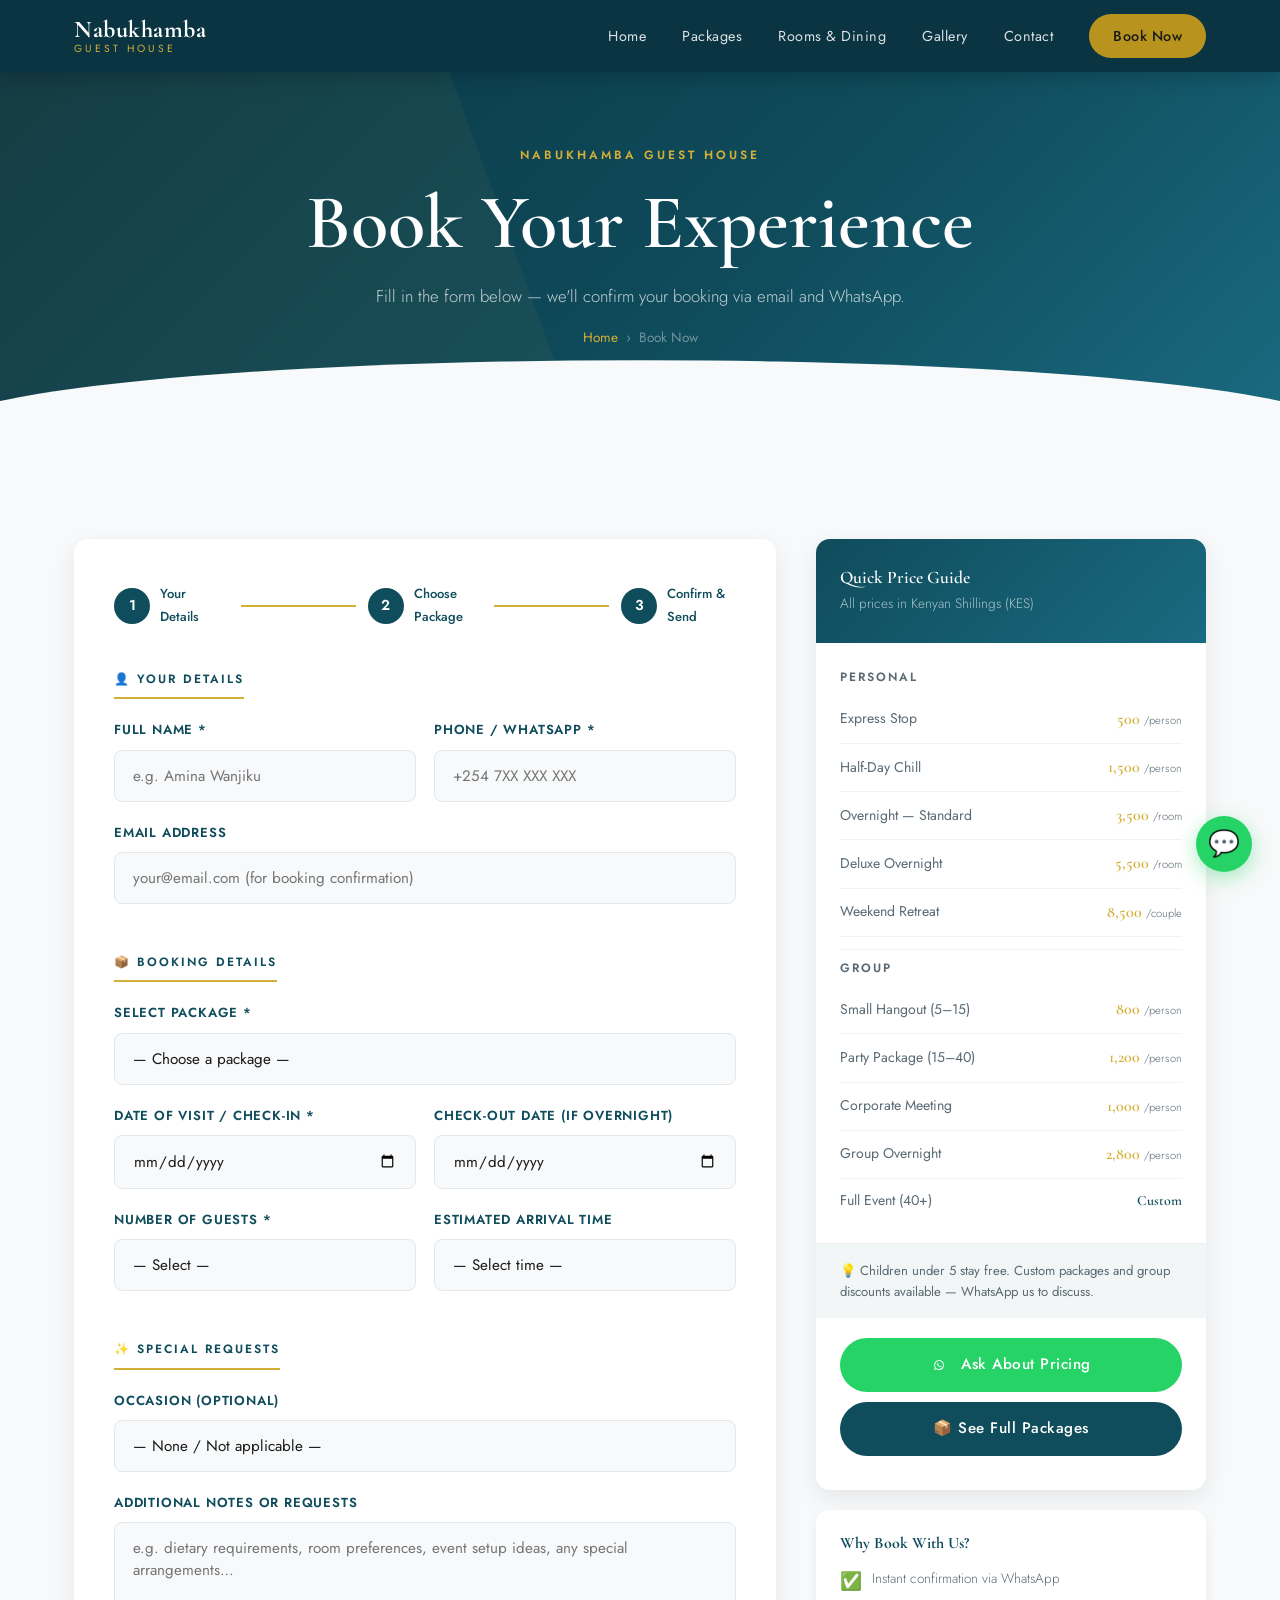
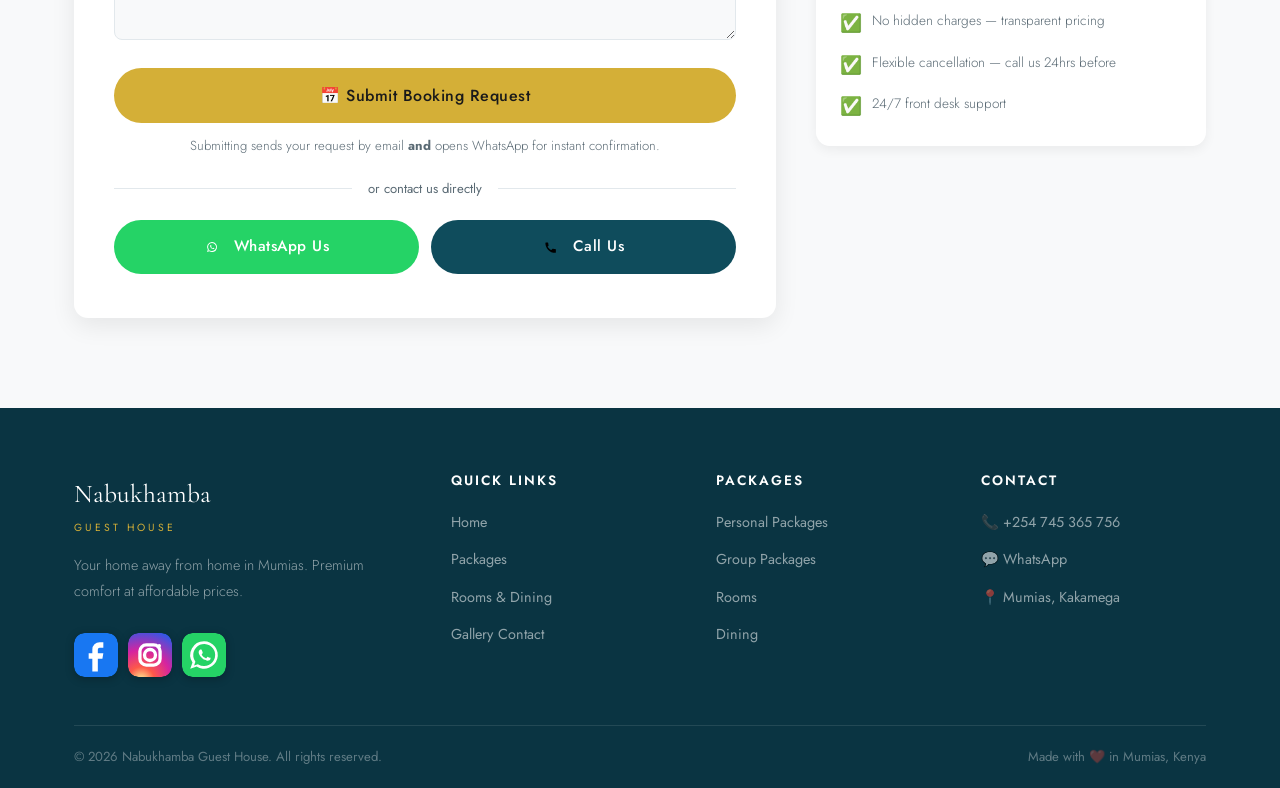
<file: book.html>
<!DOCTYPE html>
<html lang="en">
<head>
  <meta charset="UTF-8" />
  <meta name="viewport" content="width=device-width, initial-scale=1.0" />
  <meta name="description" content="Book your stay at Nabukhamba Guest House, Mumias — rooms, packages, and events." />
  <title>Book Now | Nabukhamba Guest House</title>
  <link rel="stylesheet" href="css/style.css" />
  <link rel="icon" href="icons/hotel.svg" />
  <style>
    /* ---- BOOK PAGE SPECIFIC STYLES ---- */
    .book-hero {
      background: linear-gradient(135deg, var(--primary-dark) 0%, var(--primary) 60%, var(--primary-light) 100%);
      padding: 140px 0 80px;
      position: relative;
      overflow: hidden;
      text-align: center;
    }
    .book-hero::before {
      content: '';
      position: absolute;
      top: -30%; left: -10%;
      width: 50%; height: 200%;
      background: rgba(212,175,55,0.05);
      transform: rotate(-20deg);
    }
    .book-hero::after {
      content: '';
      position: absolute;
      bottom: -1px; left: 0; right: 0;
      height: 70px;
      background: var(--bg);
      clip-path: ellipse(55% 100% at 50% 100%);
    }
    .book-hero-inner { position: relative; z-index: 1; }
    .book-hero h1 { color: var(--white); }
    .book-hero p  { color: rgba(255,255,255,0.75); margin-top:12px; font-size:1.05rem; }

    .book-layout {
      display: grid;
      grid-template-columns: 1.8fr 1fr;
      gap: 40px;
      align-items: start;
      margin-top: 50px;
    }

    /* Price sidebar card */
    .price-sidebar {
      position: sticky;
      top: 100px;
    }

    .price-card {
      background: var(--white);
      border-radius: var(--radius);
      box-shadow: var(--shadow);
      overflow: hidden;
    }

    .price-card-header {
      background: linear-gradient(135deg, var(--primary), var(--primary-light));
      padding: 28px 24px;
      color: var(--white);
    }

    .price-card-header h4 {
      color: var(--white);
      font-size: 1.1rem;
      margin-bottom: 4px;
    }

    .price-card-header p {
      color: rgba(255,255,255,0.65);
      font-size: 0.85rem;
      margin: 0;
    }

    .price-list { padding: 20px 24px; }

    .price-list-item {
      display: flex;
      justify-content: space-between;
      align-items: center;
      padding: 10px 0;
      border-bottom: 1px solid #f0f2f4;
      font-size: 0.88rem;
    }
    .price-list-item:last-child { border-bottom: none; }
    .price-list-item .pl-name { color: var(--text-muted); }
    .price-list-item .pl-price {
      color: var(--accent);
      font-weight: 600;
      font-family: var(--font-display);
      font-size: 1rem;
    }
    .price-list-item .pl-price .pl-unit {
      font-size: 0.7rem;
      font-family: var(--font-body);
      font-weight: 300;
      color: var(--text-muted);
    }

    .sidebar-note {
      padding: 16px 24px;
      background: rgba(15,76,92,0.05);
      border-top: 1px solid #eee;
      font-size: 0.82rem;
      color: var(--text-muted);
      line-height: 1.6;
    }

    .sidebar-cta { padding: 20px 24px 24px; }
    .sidebar-cta .btn { width: 100%; justify-content: center; margin-bottom: 10px; }

    /* Form section labels */
    .form-section-title {
      font-family: var(--font-body);
      font-size: 0.75rem;
      font-weight: 600;
      letter-spacing: 2px;
      text-transform: uppercase;
      color: var(--primary);
      border-bottom: 2px solid var(--accent);
      padding-bottom: 8px;
      margin: 28px 0 20px;
      display: inline-block;
    }
    .form-section-title:first-of-type { margin-top: 0; }

    /* Step indicators */
    .booking-steps {
      display: flex;
      align-items: center;
      gap: 0;
      margin-bottom: 36px;
    }
    .step {
      display: flex;
      align-items: center;
      gap: 10px;
      flex: 1;
    }
    .step-num {
      width: 36px; height: 36px;
      border-radius: 50%;
      background: var(--primary);
      color: var(--white);
      display: flex;
      align-items: center;
      justify-content: center;
      font-size: 0.9rem;
      font-weight: 600;
      flex-shrink: 0;
    }
    .step-label {
      font-size: 0.82rem;
      font-weight: 500;
      color: var(--primary);
    }
    .step-line {
      flex: 1;
      height: 2px;
      background: var(--accent);
      margin: 0 12px;
    }

    /* Success overlay */
    .success-overlay {
      display: none;
      text-align: center;
      padding: 60px 40px;
    }
    .success-overlay.show { display: block; }
    .success-icon { font-size: 4rem; margin-bottom: 20px; }
    .success-overlay h3 { color: var(--primary); margin-bottom: 12px; }
    .success-overlay p  { margin-bottom: 24px; }

    /* Divider */
    .or-divider {
      display: flex;
      align-items: center;
      gap: 16px;
      margin: 20px 0;
    }
    .or-divider::before, .or-divider::after {
      content: '';
      flex: 1;
      height: 1px;
      background: #e2e8ec;
    }
    .or-divider span {
      font-size: 0.82rem;
      color: var(--text-muted);
      white-space: nowrap;
    }

    @media (max-width: 900px) {
      .book-layout { grid-template-columns: 1fr; }
      .price-sidebar { position: static; }
    }
    @media (max-width: 480px) {
      .booking-steps { flex-direction: column; align-items: flex-start; gap: 16px; }
      .step-line { display: none; }
    }
  </style>
</head>
<body>

  <!-- ========== NAVBAR ========== -->
  <nav class="navbar solid" id="navbar">
    <div class="container nav-inner">
      <a href="index.html" class="nav-logo">
        <span class="logo-main">Nabukhamba</span>
        <span class="logo-sub">Guest House</span>
      </a>
      <div class="nav-links">
        <a href="index.html">Home</a>
        <a href="packages.html">Packages</a>
        <a href="rooms.html">Rooms & Dining</a>
        <a href="gallery.html">Gallery</a>
    <a href="contact.html">Contact</a>
        <a href="book.html" class="nav-cta active" style="background:var(--accent-dark);">Book Now</a>
      </div>
      <div class="hamburger" id="hamburger">
        <span></span><span></span><span></span>
      </div>
    </div>
  </nav>

  <!-- Mobile Nav -->
  <div class="mobile-nav" id="mobileNav">
    <button class="close-nav" id="closeNav">&#10005;</button>
    <a href="index.html">Home</a>
    <a href="packages.html">Packages</a>
    <a href="rooms.html">Rooms & Dining</a>
    <a href="gallery.html">Gallery</a>
    <a href="contact.html">Contact</a>
    <a href="book.html">Book Now</a>
  </div>

  <!-- ========== BOOK HERO ========== -->
  <div class="book-hero">
    <div class="book-hero-inner container">
      <span class="section-label" style="color:var(--accent);">Nabukhamba Guest House</span>
      <h1>Book Your Experience</h1>
      <p>Fill in the form below — we'll confirm your booking via email and WhatsApp.</p>
      <div class="breadcrumb" style="margin-top:16px;">
        <a href="index.html">Home</a>
        <span>›</span>
        <span>Book Now</span>
      </div>
    </div>
  </div>

  <!-- ========== BOOKING SECTION ========== -->
  <section class="section" style="padding-top:60px;">
    <div class="container">
      <div class="book-layout">

        <!-- ===== LEFT: FORM ===== -->
        <div class="booking-form-wrap fade-up">

          <!-- Steps -->
          <div class="booking-steps">
            <div class="step">
              <div class="step-num">1</div>
              <span class="step-label">Your Details</span>
            </div>
            <div class="step-line"></div>
            <div class="step">
              <div class="step-num">2</div>
              <span class="step-label">Choose Package</span>
            </div>
            <div class="step-line"></div>
            <div class="step">
              <div class="step-num">3</div>
              <span class="step-label">Confirm & Send</span>
            </div>
          </div>

          <!-- Success State (hidden by default) -->
          <div class="success-overlay" id="successOverlay">
            <div class="success-icon">🎉</div>
            <h3>Booking Request Sent!</h3>
            <p>Thank you! We've received your booking request and a WhatsApp message has been opened for you. Our team will confirm your reservation shortly.</p>
            <a href="index.html" class="btn btn-primary" style="margin-right:12px;">← Back to Home</a>
            <a href="https://wa.me/254745365756" target="_blank" class="btn btn-whatsapp"><img src="icons/whatsapp.svg" alt="WhatsApp" style="width:16px;margin-right:6px;" /> WhatsApp Us</a>
          </div>

          <!-- The Booking Form -->
          <form id="bookingForm" style="display:block;">

            <!-- SECTION 1: Personal Details -->
            <span class="form-section-title">👤 Your Details</span>
            <div class="form-row">
              <div class="form-group">
                <label for="name">Full Name *</label>
                <input type="text" id="name" name="name" placeholder="e.g. Amina Wanjiku" required />
              </div>
              <div class="form-group">
                <label for="phone">Phone / WhatsApp *</label>
                <input type="tel" id="phone" name="phone" placeholder="+254 7XX XXX XXX" required />
              </div>
            </div>
            <div class="form-group">
              <label for="email">Email Address</label>
              <input type="email" id="email" name="email" placeholder="your@email.com (for booking confirmation)" />
            </div>

            <!-- SECTION 2: Booking Details -->
            <span class="form-section-title">📦 Booking Details</span>
            <div class="form-group">
              <label for="package">Select Package *</label>
              <select id="package" name="package" required>
                <option value="">— Choose a package —</option>
                <optgroup label="🧘 Personal Packages">
                  <option value="Express Stop (KES 500/person)">Express Stop — KES 500/person (1–2 hrs)</option>
                  <option value="Half-Day Chill (KES 1,500/person)">Half-Day Chill — KES 1,500/person (4–6 hrs)</option>
                  <option value="Overnight Stay — Standard (KES 3,500/room)">Overnight Stay — Standard — KES 3,500/room</option>
                  <option value="Deluxe Overnight (KES 5,500/room)">Deluxe Overnight — KES 5,500/room</option>
                  <option value="Weekend Retreat (KES 8,500/couple)">Weekend Retreat — KES 8,500/couple</option>
                </optgroup>
                <optgroup label="🎉 Group Packages">
                  <option value="Small Group Hangout (KES 800/person)">Small Group Hangout — KES 800/person</option>
                  <option value="Party Package (KES 1,200/person)">Party Package — KES 1,200/person</option>
                  <option value="Corporate Meeting (KES 1,000/person)">Corporate Meeting — KES 1,000/person</option>
                  <option value="Group Overnight Stay (KES 2,800/person)">Group Overnight Stay — KES 2,800/person</option>
                  <option value="Full Event Package (Custom pricing)">Full Event Package — Custom pricing</option>
                </optgroup>
                <optgroup label="🛏️ Room Only">
                  <option value="Standard Room Only (KES 2,500/night)">Standard Room — KES 2,500/night</option>
                  <option value="Deluxe Room Only (KES 4,000/night)">Deluxe Room — KES 4,000/night</option>
                  <option value="Family Room (KES 5,500/night)">Family Room — KES 5,500/night</option>
                  <option value="Conference/Event Room (KES 8,000/half day)">Conference Room — KES 8,000/half day</option>
                </optgroup>
              </select>
            </div>

            <div class="form-row">
              <div class="form-group">
                <label for="date">Date of Visit / Check-in *</label>
                <input type="date" id="date" name="date" required />
              </div>
              <div class="form-group">
                <label for="checkout">Check-out Date (if overnight)</label>
                <input type="date" id="checkout" name="checkout" />
              </div>
            </div>

            <div class="form-row">
              <div class="form-group">
                <label for="guests">Number of Guests *</label>
                <select id="guests" name="guests" required>
                  <option value="">— Select —</option>
                  <option>1 guest</option>
                  <option>2 guests</option>
                  <option>3 guests</option>
                  <option>4 guests</option>
                  <option>5–10 guests</option>
                  <option>11–20 guests</option>
                  <option>21–40 guests</option>
                  <option>40+ guests</option>
                </select>
              </div>
              <div class="form-group">
                <label for="arrival">Estimated Arrival Time</label>
                <select id="arrival" name="arrival_time">
                  <option value="">— Select time —</option>
                  <option>Morning (6am – 12pm)</option>
                  <option>Afternoon (12pm – 4pm)</option>
                  <option>Evening (4pm – 8pm)</option>
                  <option>Night (8pm – 12am)</option>
                  <option>Not sure yet</option>
                </select>
              </div>
            </div>

            <!-- SECTION 3: Special Requests -->
            <span class="form-section-title">✨ Special Requests</span>
            <div class="form-group">
              <label for="occasion">Occasion (optional)</label>
              <select id="occasion" name="occasion">
                <option value="">— None / Not applicable —</option>
                <option>Birthday Celebration</option>
                <option>Anniversary / Date Night</option>
                <option>Baby Shower</option>
                <option>Corporate / Team Event</option>
                <option>Family Gathering</option>
                <option>Graduation Party</option>
                <option>Wedding / Ceremony</option>
                <option>Other</option>
              </select>
            </div>
            <div class="form-group">
              <label for="message">Additional Notes or Requests</label>
              <textarea id="message" name="message" rows="4" placeholder="e.g. dietary requirements, room preferences, event setup ideas, any special arrangements…"></textarea>
            </div>

            <!-- Hidden fields for Formspree -->
            <input type="hidden" name="_subject" value="🏨 New Booking Request — Nabukhamba Guest House" />

            <!-- Submit Area -->
            <div class="form-submit-row" style="flex-direction:column;align-items:stretch;gap:12px;">
              <button type="submit" class="btn btn-primary" style="justify-content:center;padding:16px;font-size:1rem;">
                📅 Submit Booking Request
              </button>
              <p class="form-note" style="text-align:center;">
                Submitting sends your request by email <strong>and</strong> opens WhatsApp for instant confirmation.
              </p>
            </div>

            <div id="formMsg" class="form-msg"></div>

            <!-- OR Divider -->
            <div class="or-divider">
              <span>or contact us directly</span>
            </div>

            <div style="display:flex;gap:12px;flex-wrap:wrap;">
              <a href="https://wa.me/254745365756?text=Hello+Nabukhamba!+I+would+like+to+make+a+booking." target="_blank" class="btn btn-whatsapp" style="flex:1;justify-content:center;">
                <img src="icons/whatsapp.svg" alt="WhatsApp" style="width:16px;margin-right:6px;" /> WhatsApp Us
              </a>
              <a href="tel:+254745365756" class="btn btn-teal" style="flex:1;justify-content:center;">
                <img src="icons/phone.svg" alt="Phone" style="width:16px;margin-right:6px;" /> Call Us
              </a>
            </div>

          </form>
        </div>

        <!-- ===== RIGHT: PRICE SIDEBAR ===== -->
        <div class="price-sidebar fade-up fade-up-delay-2">

          <div class="price-card">
            <div class="price-card-header">
              <h4>Quick Price Guide</h4>
              <p>All prices in Kenyan Shillings (KES)</p>
            </div>
            <div class="price-list">
              <div style="font-size:0.75rem;font-weight:600;letter-spacing:2px;text-transform:uppercase;color:var(--text-muted);margin-bottom:8px;padding-top:4px;">Personal</div>
              <div class="price-list-item">
                <span class="pl-name">Express Stop</span>
                <span class="pl-price">500 <span class="pl-unit">/person</span></span>
              </div>
              <div class="price-list-item">
                <span class="pl-name">Half-Day Chill</span>
                <span class="pl-price">1,500 <span class="pl-unit">/person</span></span>
              </div>
              <div class="price-list-item">
                <span class="pl-name">Overnight — Standard</span>
                <span class="pl-price">3,500 <span class="pl-unit">/room</span></span>
              </div>
              <div class="price-list-item">
                <span class="pl-name">Deluxe Overnight</span>
                <span class="pl-price">5,500 <span class="pl-unit">/room</span></span>
              </div>
              <div class="price-list-item">
                <span class="pl-name">Weekend Retreat</span>
                <span class="pl-price">8,500 <span class="pl-unit">/couple</span></span>
              </div>
              <div style="font-size:0.75rem;font-weight:600;letter-spacing:2px;text-transform:uppercase;color:var(--text-muted);margin:12px 0 8px;padding-top:8px;border-top:1px solid #f0f2f4;">Group</div>
              <div class="price-list-item">
                <span class="pl-name">Small Hangout (5–15)</span>
                <span class="pl-price">800 <span class="pl-unit">/person</span></span>
              </div>
              <div class="price-list-item">
                <span class="pl-name">Party Package (15–40)</span>
                <span class="pl-price">1,200 <span class="pl-unit">/person</span></span>
              </div>
              <div class="price-list-item">
                <span class="pl-name">Corporate Meeting</span>
                <span class="pl-price">1,000 <span class="pl-unit">/person</span></span>
              </div>
              <div class="price-list-item">
                <span class="pl-name">Group Overnight</span>
                <span class="pl-price">2,800 <span class="pl-unit">/person</span></span>
              </div>
              <div class="price-list-item">
                <span class="pl-name">Full Event (40+)</span>
                <span class="pl-price" style="color:var(--primary);font-size:0.88rem;">Custom</span>
              </div>
            </div>
            <div class="sidebar-note">
              💡 Children under 5 stay free. Custom packages and group discounts available — WhatsApp us to discuss.
            </div>
            <div class="sidebar-cta">
              <a href="https://wa.me/254745365756?text=Hello!+I+need+help+choosing+a+package+at+Nabukhamba+Guest+House." target="_blank" class="btn btn-whatsapp">
                <img src="icons/whatsapp.svg" alt="WhatsApp" style="width:16px;margin-right:6px;" /> Ask About Pricing
              </a>
              <a href="packages.html" class="btn btn-teal">
                📦 See Full Packages
              </a>
            </div>
          </div>

          <!-- Trust block -->
          <div style="background:var(--white);border-radius:var(--radius);box-shadow:var(--shadow-sm);padding:24px;margin-top:20px;">
            <h5 style="color:var(--primary);margin-bottom:14px;font-size:1rem;">Why Book With Us?</h5>
            <div style="display:flex;flex-direction:column;gap:12px;">
              <div style="display:flex;align-items:flex-start;gap:10px;">
                <span style="font-size:1.1rem;">✅</span>
                <p style="font-size:0.85rem;margin:0;color:var(--text-muted);">Instant confirmation via WhatsApp</p>
              </div>
              <div style="display:flex;align-items:flex-start;gap:10px;">
                <span style="font-size:1.1rem;">✅</span>
                <p style="font-size:0.85rem;margin:0;color:var(--text-muted);">No hidden charges — transparent pricing</p>
              </div>
              <div style="display:flex;align-items:flex-start;gap:10px;">
                <span style="font-size:1.1rem;">✅</span>
                <p style="font-size:0.85rem;margin:0;color:var(--text-muted);">Flexible cancellation — call us 24hrs before</p>
              </div>
              <div style="display:flex;align-items:flex-start;gap:10px;">
                <span style="font-size:1.1rem;">✅</span>
                <p style="font-size:0.85rem;margin:0;color:var(--text-muted);">24/7 front desk support</p>
              </div>
            </div>
          </div>

        </div>
      </div>
    </div>
  </section>

  <!-- ========== FOOTER ========== -->
  <footer>
    <div class="container">
      <div class="footer-grid">
        <div class="footer-brand">
          <span class="logo-main">Nabukhamba</span>
          <span class="logo-sub">Guest House</span>
          <p>Your home away from home in Mumias. Premium comfort at affordable prices.</p>
          <div class="social-links">
            <a href="#" class="social-link"><img src="icons/facebook.svg" alt="Facebook" /></a>
            <a href="#" class="social-link"><img src="icons/instagram.svg" alt="Instagram" /></a>
            <a href="https://wa.me/254745365756" class="social-link"><img src="icons/whatsapp.svg" alt="WhatsApp" /></a>
          </div>
        </div>
        <div class="footer-col">
          <h5>Quick Links</h5>
          <ul>
            <li><a href="index.html">Home</a></li>
            <li><a href="packages.html">Packages</a></li>
            <li><a href="rooms.html">Rooms & Dining</a></li>
            <li><a href="gallery.html">Gallery</a>
        <a href="contact.html">Contact</a></li>
          </ul>
        </div>
        <div class="footer-col">
          <h5>Packages</h5>
          <ul>
            <li><a href="packages.html#personal">Personal Packages</a></li>
            <li><a href="packages.html#group">Group Packages</a></li>
            <li><a href="rooms.html#rooms">Rooms</a></li>
            <li><a href="rooms.html#dining">Dining</a></li>
          </ul>
        </div>
        <div class="footer-col">
          <h5>Contact</h5>
          <ul>
            <li><a href="tel:+254745365756">📞 +254 745 365 756</a></li>
            <li><a href="https://wa.me/254745365756">💬 WhatsApp</a></li>
            <li><a href="#">📍 Mumias, Kakamega</a></li>
          </ul>
        </div>
      </div>
      <div class="footer-bottom">
        <span>&copy; <span id="currentYear"></span> Nabukhamba Guest House. All rights reserved.</span>
        <span>Made with ❤️ in Mumias, Kenya</span>
      </div>
    </div>
  </footer>

  <a href="https://wa.me/254745365756" target="_blank" class="whatsapp-float">💬</a>

  <script src="js/main.js"></script>
  <script>
    // Set minimum date to today
    const dateInput = document.getElementById('date');
    const checkoutInput = document.getElementById('checkout');
    if (dateInput) {
      const today = new Date().toISOString().split('T')[0];
      dateInput.min = today;
      if (checkoutInput) checkoutInput.min = today;

      dateInput.addEventListener('change', () => {
        if (checkoutInput) checkoutInput.min = dateInput.value;
      });
    }

    // Pre-select package from URL query
    const urlParams = new URLSearchParams(window.location.search);
    const preselect = urlParams.get('pkg');
    if (preselect) {
      const pkgSelect = document.getElementById('package');
      if (pkgSelect) {
        Array.from(pkgSelect.options).forEach(opt => {
          if (opt.value.toLowerCase().startsWith(preselect.toLowerCase().replace(/\+/g,' '))) {
            opt.selected = true;
          }
        });
      }
    }

    // Override main.js form handler to show success overlay
    const bookingForm = document.getElementById('bookingForm');
    const successOverlay = document.getElementById('successOverlay');
    const formMsg = document.getElementById('formMsg');

    if (bookingForm) {
      bookingForm.addEventListener('submit', async (e) => {
        e.preventDefault();
        const submitBtn = bookingForm.querySelector('[type="submit"]');
        const orig = submitBtn.innerHTML;

        const name     = document.getElementById('name').value.trim();
        const phone    = document.getElementById('phone').value.trim();
        const email    = document.getElementById('email').value.trim();
        const pkg      = document.getElementById('package').value;
        const date     = document.getElementById('date').value;
        const checkout = document.getElementById('checkout').value;
        const guests   = document.getElementById('guests').value;
        const arrival  = document.getElementById('arrival').value;
        const occasion = document.getElementById('occasion').value;
        const message  = document.getElementById('message').value.trim();

        submitBtn.innerHTML = '⏳ Sending your request…';
        submitBtn.disabled = true;

        try {
          const res = await fetch('https://formspree.io/f/mwvabyop', {
            method: 'POST',
            headers: { 'Content-Type': 'application/json', 'Accept': 'application/json' },
            body: JSON.stringify({
              name, phone, email,
              package: pkg,
              date,
              checkout_date: checkout || 'N/A',
              guests, arrival_time: arrival,
              occasion: occasion || 'N/A',
              message,
              _subject: '🏨 New Booking Request — Nabukhamba Guest House'
            })
          });

          if (res.ok) {
            // Show success overlay
            bookingForm.style.display = 'none';
            successOverlay.classList.add('show');

            // Build WhatsApp message
            const waMsg = encodeURIComponent(
              `Hello Nabukhamba Guest House! 🏨\n\n` +
              `I'd like to make a booking:\n\n` +
              `👤 Name: ${name}\n` +
              `📱 Phone: ${phone}\n` +
              `📧 Email: ${email || 'N/A'}\n` +
              `📦 Package: ${pkg}\n` +
              `📅 Date: ${date}\n` +
              `📅 Check-out: ${checkout || 'N/A'}\n` +
              `👥 Guests: ${guests}\n` +
              `⏰ Arrival: ${arrival || 'N/A'}\n` +
              `🎉 Occasion: ${occasion || 'N/A'}\n` +
              `💬 Notes: ${message || 'None'}\n\n` +
              `Please confirm availability. Thank you!`
            );

            setTimeout(() => {
              window.open(`https://wa.me/254745365756?text=${waMsg}`, '_blank');
            }, 600);

          } else {
            throw new Error('Failed');
          }
        } catch {
          if (formMsg) {
            formMsg.className = 'form-msg error';
            formMsg.textContent = '❌ Could not send request. Please WhatsApp or call us directly — +254 745 365 756';
          }
          submitBtn.innerHTML = orig;
          submitBtn.disabled = false;
        }
      }, { once: true }); // use once:true so main.js handler doesn't double-fire
    }
  </script>
</body>
</html>
</file>
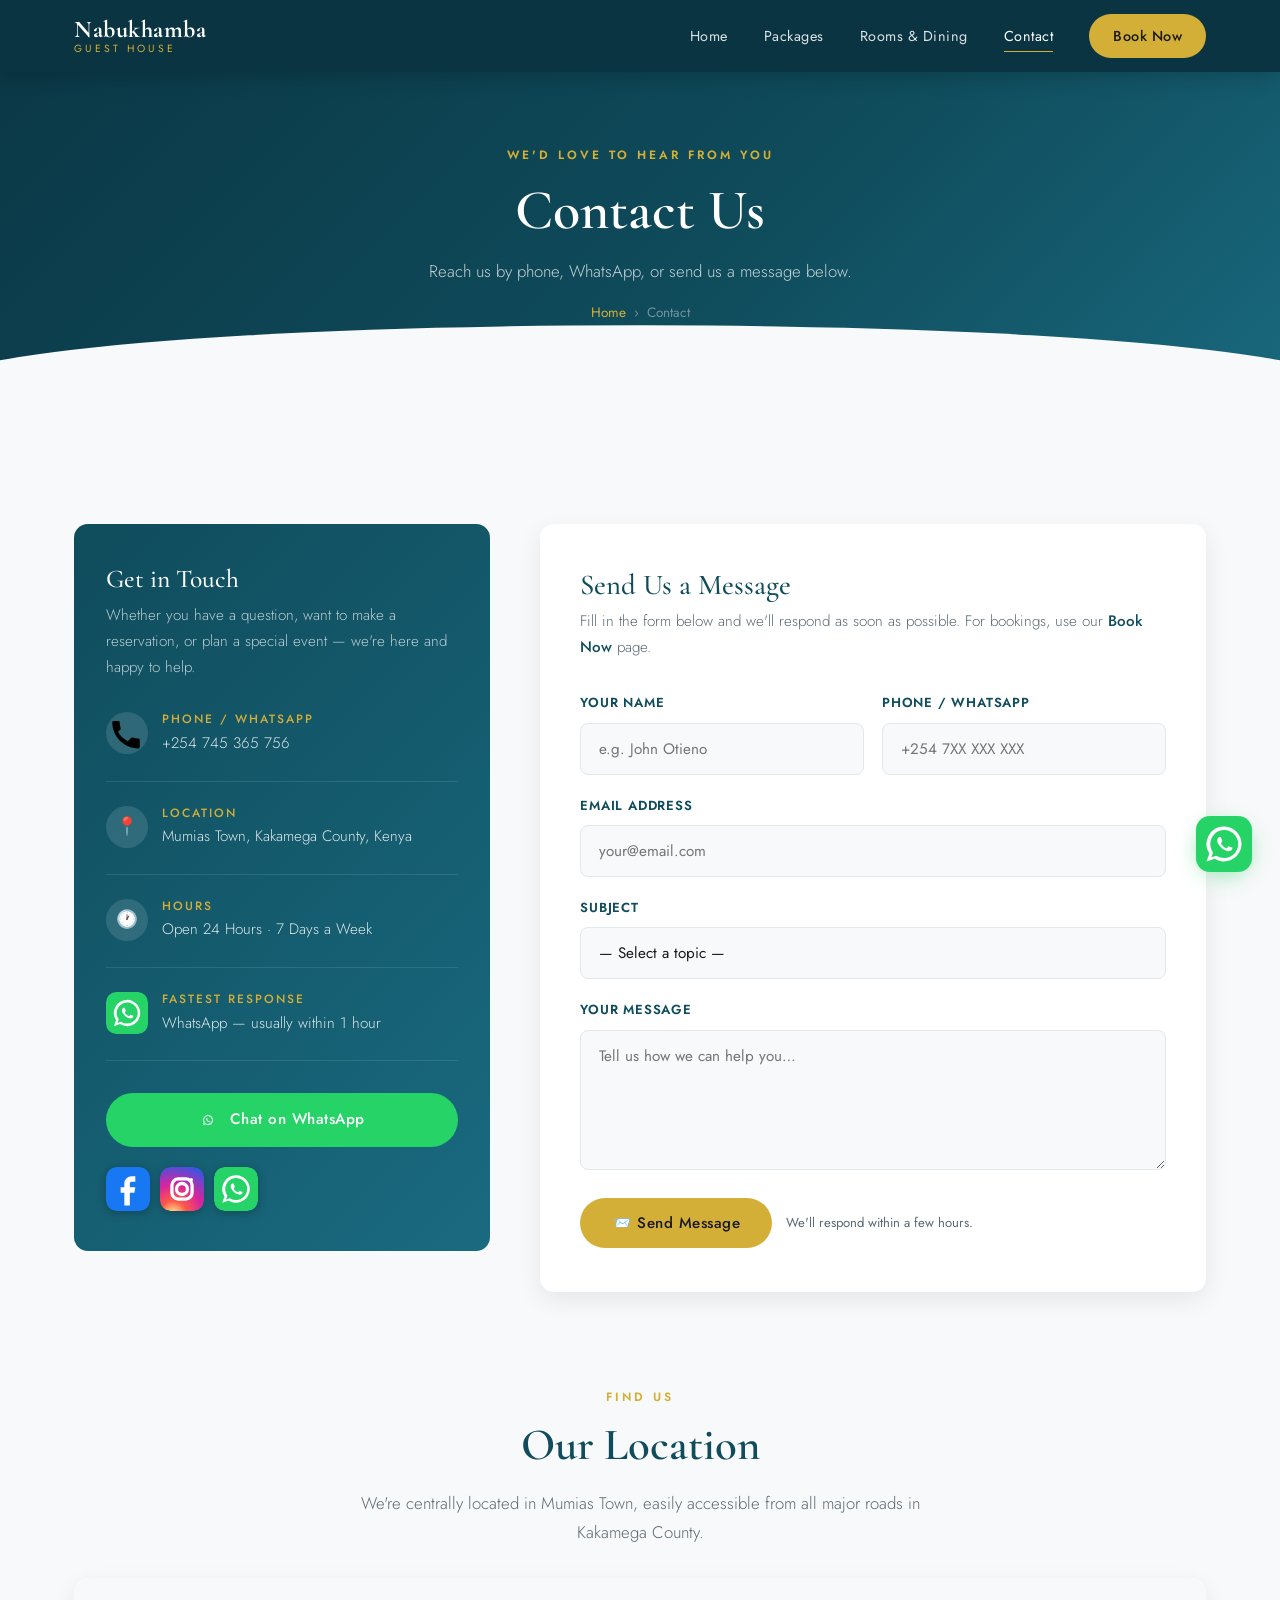
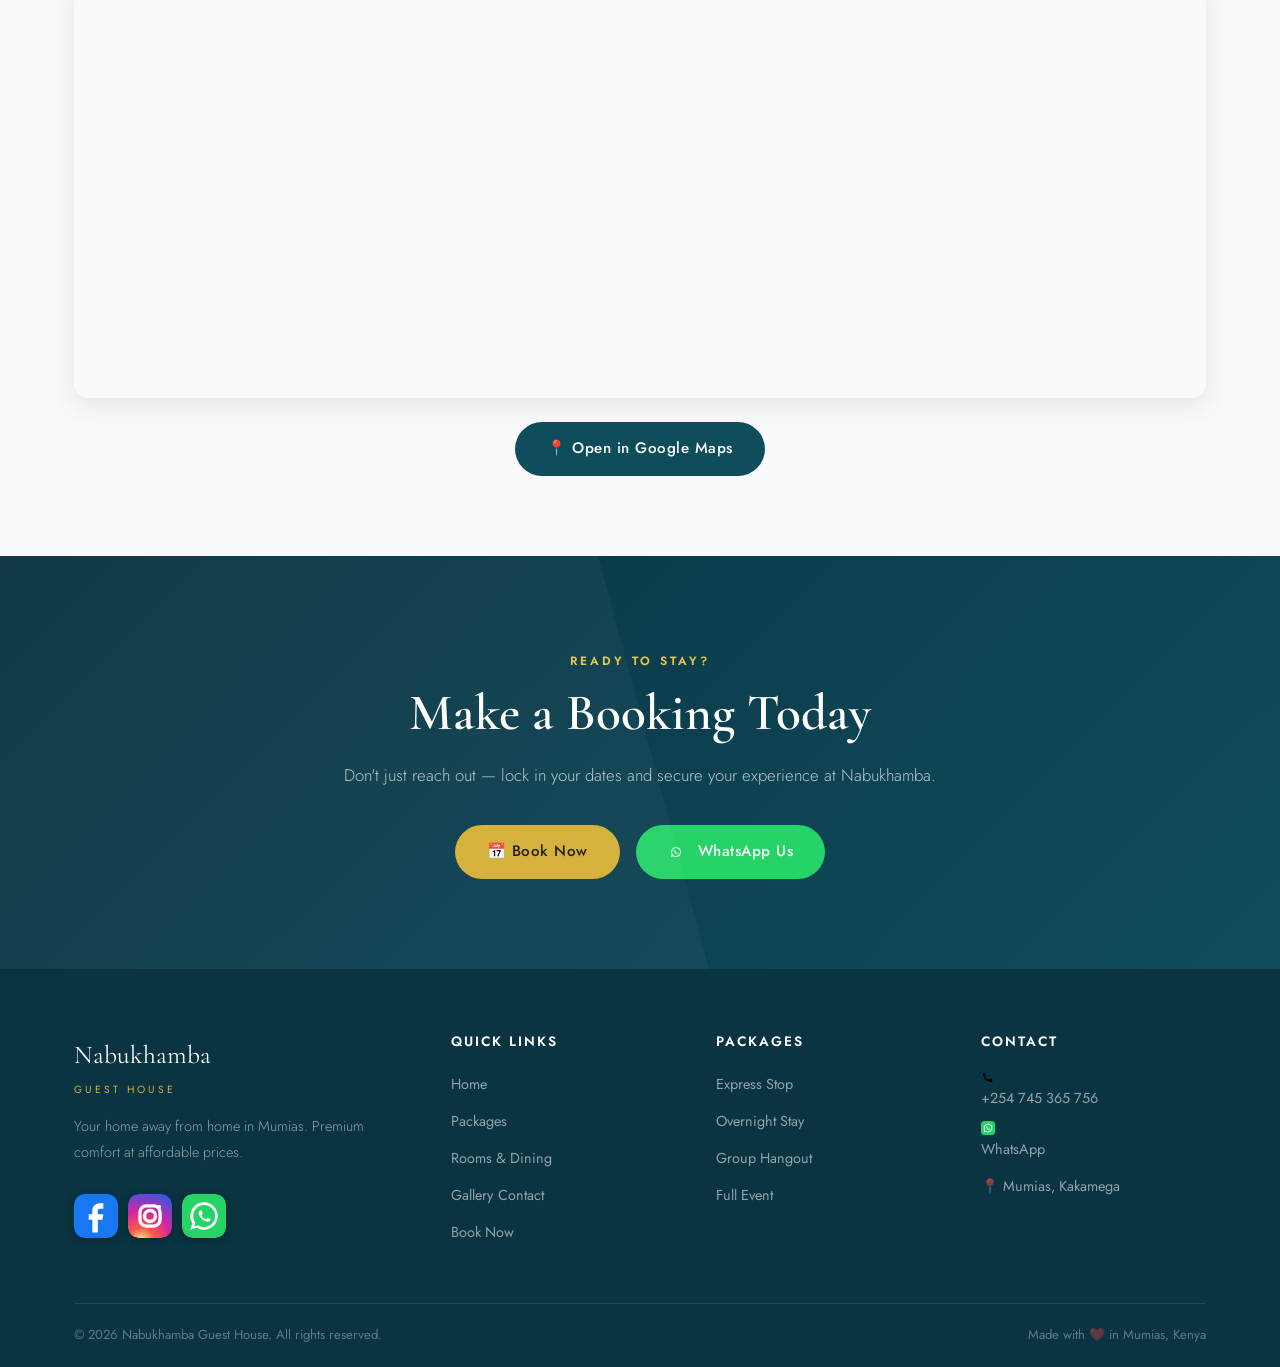
<file: contact.html>
<!DOCTYPE html>
<html lang="en">
<head>
  <meta charset="UTF-8" />
  <meta name="viewport" content="width=device-width, initial-scale=1.0" />
  <meta name="description" content="Contact Nabukhamba Guest House — Mumias, Kakamega. Call, WhatsApp, or send us a message." />
  <title>Contact Us | Nabukhamba Guest House</title>
  <link rel="stylesheet" href="css/style.css" />
  <link rel="icon" href="icons/hotel.svg" />
</head>
<body>

  <!-- ========== NAVBAR ========== -->
  <nav class="navbar solid" id="navbar">
    <div class="container nav-inner">
      <a href="index.html" class="nav-logo">
        <span class="logo-main">Nabukhamba</span>
        <span class="logo-sub">Guest House</span>
      </a>
      <div class="nav-links">
        <a href="index.html">Home</a>
        <a href="packages.html">Packages</a>
        <a href="rooms.html">Rooms & Dining</a>
        <a href="contact.html" class="active">Contact</a>
        <a href="book.html" class="nav-cta">Book Now</a>
      </div>
      <div class="hamburger" id="hamburger">
        <span></span><span></span><span></span>
      </div>
    </div>
  </nav>

  <!-- Mobile Nav -->
  <div class="mobile-nav" id="mobileNav">
    <button class="close-nav" id="closeNav">&#10005;</button>
    <a href="index.html">Home</a>
    <a href="packages.html">Packages</a>
    <a href="rooms.html">Rooms & Dining</a>
    <a href="gallery.html">Gallery</a>
    <a href="contact.html">Contact</a>
    <a href="book.html">Book Now</a>
  </div>

  <!-- ========== PAGE HEADER ========== -->
  <div class="page-header">
    <div class="page-header-inner container">
      <span class="section-label" style="color:var(--accent);">We'd Love to Hear From You</span>
      <h1>Contact Us</h1>
      <p>Reach us by phone, WhatsApp, or send us a message below.</p>
      <div class="breadcrumb">
        <a href="index.html">Home</a>
        <span>›</span>
        <span>Contact</span>
      </div>
    </div>
  </div>

  <!-- ========== CONTACT SECTION ========== -->
  <section class="section">
    <div class="container">
      <div class="contact-grid">

        <!-- Contact Info -->
        <div class="contact-info-card fade-up">
          <h3>Get in Touch</h3>
          <p>Whether you have a question, want to make a reservation, or plan a special event — we're here and happy to help.</p>

          <div class="contact-item">
            <div class="contact-item-icon"><img src="icons/phone.svg" alt="Phone" /></div>
            <div class="contact-item-text">
              <h5>Phone / WhatsApp</h5>
              <p><a href="tel:+254745365756" style="color:rgba(255,255,255,0.85);">+254 745 365 756</a></p>
            </div>
          </div>

          <div class="contact-item">
            <div class="contact-item-icon">📍</div>
            <div class="contact-item-text">
              <h5>Location</h5>
              <p>Mumias Town, Kakamega County, Kenya</p>
            </div>
          </div>

          <div class="contact-item">
            <div class="contact-item-icon">🕐</div>
            <div class="contact-item-text">
              <h5>Hours</h5>
              <p>Open 24 Hours · 7 Days a Week</p>
            </div>
          </div>

          <div class="contact-item">
            <div class="contact-item-icon"><img src="icons/whatsapp.svg" alt="WhatsApp" /></div>
            <div class="contact-item-text">
              <h5>Fastest Response</h5>
              <p>WhatsApp — usually within 1 hour</p>
            </div>
          </div>

          <a href="https://wa.me/254745365756?text=Hello+Nabukhamba+Guest+House!+I+have+an+enquiry." target="_blank" class="btn btn-whatsapp" style="width:100%;justify-content:center;margin-top:8px;">
            <img src="icons/whatsapp.svg" alt="WhatsApp" style="width:16px;margin-right:6px;" /> Chat on WhatsApp
          </a>

          <div class="social-links" style="margin-top:20px;">
            <a href="#" class="social-link" title="Facebook"><img src="icons/facebook.svg" alt="Facebook" /></a>
            <a href="#" class="social-link" title="Instagram"><img src="icons/instagram.svg" alt="Instagram" /></a>
            <a href="https://wa.me/254745365756" class="social-link" title="WhatsApp"><img src="icons/whatsapp.svg" alt="WhatsApp" /></a>
          </div>
        </div>

        <!-- Quick Contact Form -->
        <div class="booking-form-wrap fade-up fade-up-delay-1">
          <h3>Send Us a Message</h3>
          <p>Fill in the form below and we'll respond as soon as possible. For bookings, use our <a href="book.html" style="color:var(--primary);font-weight:500;">Book Now</a> page.</p>

          <form id="contactForm" action="https://formspree.io/f/mwvabyop" method="POST">
            <div class="form-row">
              <div class="form-group">
                <label for="c_name">Your Name</label>
                <input type="text" id="c_name" name="name" placeholder="e.g. John Otieno" required />
              </div>
              <div class="form-group">
                <label for="c_phone">Phone / WhatsApp</label>
                <input type="tel" id="c_phone" name="phone" placeholder="+254 7XX XXX XXX" required />
              </div>
            </div>
            <div class="form-group">
              <label for="c_email">Email Address</label>
              <input type="email" id="c_email" name="email" placeholder="your@email.com" />
            </div>
            <div class="form-group">
              <label for="c_subject">Subject</label>
              <select id="c_subject" name="subject">
                <option value="">— Select a topic —</option>
                <option>Room Availability</option>
                <option>Package Enquiry</option>
                <option>Event / Group Booking</option>
                <option>Menu & Dining</option>
                <option>General Enquiry</option>
                <option>Other</option>
              </select>
            </div>
            <div class="form-group">
              <label for="c_message">Your Message</label>
              <textarea id="c_message" name="message" rows="5" placeholder="Tell us how we can help you…" required></textarea>
            </div>

            <!-- Hidden field to differentiate contact vs booking form -->
            <input type="hidden" name="_subject" value="New Contact Message – Nabukhamba Guest House" />

            <div class="form-submit-row">
              <button type="submit" class="btn btn-primary">📨 Send Message</button>
              <span class="form-note">We'll respond within a few hours.</span>
            </div>
            <div id="contactFormMsg" class="form-msg"></div>
          </form>
        </div>

      </div>
    </div>
  </section>

  <!-- ========== MAP SECTION ========== -->
  <section class="map-section">
    <div class="container">
      <div class="text-center" style="margin-bottom:32px;">
        <span class="section-label">Find Us</span>
        <h2 class="section-title">Our Location</h2>
        <p class="section-subtitle" style="margin-bottom:0;">We're centrally located in Mumias Town, easily accessible from all major roads in Kakamega County.</p>
      </div>
      <div class="map-wrap fade-up">
        <iframe
          src="https://www.google.com/maps/embed?pb=!1m18!1m12!1m3!1d255344.0551072319!2d34.19941128671876!3d0.33318280000002526!2m3!1f0!2f0!3f0!3m2!1i1024!2i768!4f13.1!3m3!1m2!1s0x177f896fdca42683%3A0x45b5bdbb0c0059c9!2sHotel%20Nabukhumba%20%26%20Guest%20House!5e0!3m2!1sen!2ske!4v1776595969173!5m2!1sen!2ske"
          width="100%"
          height="100%"
          style="border:0;"
          allowfullscreen=""
          loading="lazy"
          referrerpolicy="no-referrer-when-downgrade"
          title="Nabukhamba Guest House on Google Maps">
        </iframe>
      </div>
      <div style="text-align:center;margin-top:24px;">
        <a href="https://maps.google.com/?q=Hotel+Nabukhumba+%26+Guest+House+Mumias" target="_blank" class="btn btn-teal">
          📍 Open in Google Maps
        </a>
      </div>
    </div>
  </section>

  <!-- ========== CTA ========== -->
  <section class="cta-section">
    <div class="container">
      <span class="section-label" style="color:var(--accent-light);">Ready to Stay?</span>
      <h2>Make a Booking Today</h2>
      <p>Don't just reach out — lock in your dates and secure your experience at Nabukhamba.</p>
      <div class="cta-actions">
        <a href="book.html" class="btn btn-primary">📅 Book Now</a>
        <a href="https://wa.me/254745365756" target="_blank" class="btn btn-whatsapp"><img src="icons/whatsapp.svg" alt="WhatsApp" style="width:16px;margin-right:6px;" /> WhatsApp Us</a>
      </div>
    </div>
  </section>

  <!-- ========== FOOTER ========== -->
  <footer>
    <div class="container">
      <div class="footer-grid">
        <div class="footer-brand">
          <span class="logo-main">Nabukhamba</span>
          <span class="logo-sub">Guest House</span>
          <p>Your home away from home in Mumias. Premium comfort at affordable prices.</p>
          <div class="social-links">
            <a href="#" class="social-link"><img src="icons/facebook.svg" alt="Facebook" /></a>
            <a href="#" class="social-link"><img src="icons/instagram.svg" alt="Instagram" /></a>
            <a href="https://wa.me/254745365756" class="social-link"><img src="icons/whatsapp.svg" alt="WhatsApp" /></a>
          </div>
        </div>
        <div class="footer-col">
          <h5>Quick Links</h5>
          <ul>
            <li><a href="index.html">Home</a></li>
            <li><a href="packages.html">Packages</a></li>
            <li><a href="rooms.html">Rooms & Dining</a></li>
            <li><a href="gallery.html">Gallery</a>
        <a href="contact.html">Contact</a></li>
            <li><a href="book.html">Book Now</a></li>
          </ul>
        </div>
        <div class="footer-col">
          <h5>Packages</h5>
          <ul>
            <li><a href="packages.html#personal">Express Stop</a></li>
            <li><a href="packages.html#personal">Overnight Stay</a></li>
            <li><a href="packages.html#group">Group Hangout</a></li>
            <li><a href="packages.html#group">Full Event</a></li>
          </ul>
        </div>
        <div class="footer-col">
          <h5>Contact</h5>
          <ul>
            <li><a href="tel:+254745365756"><img src="icons/phone.svg" alt="Phone" style="width:14px;margin-right:6px;" /> +254 745 365 756</a></li>
            <li><a href="https://wa.me/254745365756"><img src="icons/whatsapp.svg" alt="WhatsApp" style="width:14px;margin-right:6px;" /> WhatsApp</a></li>
            <li><a href="#">📍 Mumias, Kakamega</a></li>
          </ul>
        </div>
      </div>
      <div class="footer-bottom">
        <span>&copy; <span id="currentYear"></span> Nabukhamba Guest House. All rights reserved.</span>
        <span>Made with ❤️ in Mumias, Kenya</span>
      </div>
    </div>
  </footer>

  <a href="https://wa.me/254745365756" target="_blank" class="whatsapp-float">
    <img src="icons/whatsapp.svg" alt="WhatsApp chat" />
  </a>

  <script src="js/main.js"></script>
  <script>
    // Handle contact form separately (native Formspree submission)
    const contactForm = document.getElementById('contactForm');
    if (contactForm) {
      contactForm.addEventListener('submit', async (e) => {
        e.preventDefault();
        const btn = contactForm.querySelector('[type="submit"]');
        const msg = document.getElementById('contactFormMsg');
        const orig = btn.innerHTML;
        btn.innerHTML = 'Sending…'; btn.disabled = true;
        try {
          const res = await fetch(contactForm.action, {
            method: 'POST',
            headers: { 'Content-Type': 'application/json', 'Accept': 'application/json' },
            body: JSON.stringify(Object.fromEntries(new FormData(contactForm)))
          });
          if (res.ok) {
            msg.className = 'form-msg success';
            msg.textContent = '✅ Message sent! We\'ll get back to you soon.';
            contactForm.reset();
          } else { throw new Error(); }
        } catch {
          msg.className = 'form-msg error';
          msg.textContent = '❌ Failed to send. Please WhatsApp us directly.';
        } finally { btn.innerHTML = orig; btn.disabled = false; }
      });
    }
  </script>
</body>
</html>
</file>
<file: css/style.css>
/* ====================================================
   NABUKHAMBA GUEST HOUSE - Main Stylesheet
   Author: Generated for Nabukhamba Guest House
   ==================================================== */

/* ---- GOOGLE FONTS ---- */
@import url('https://fonts.googleapis.com/css2?family=Cormorant+Garamond:ital,wght@0,400;0,500;0,600;0,700;1,400;1,600&family=Jost:wght@300;400;500;600&display=swap');

/* ---- CSS VARIABLES ---- */
:root {
  --primary: #0F4C5C;
  --primary-dark: #0a3442;
  --primary-light: #1a6a80;
  --accent: #D4AF37;
  --accent-dark: #b8941e;
  --accent-light: #e8c84a;
  --bg: #F8F9FA;
  --bg-alt: #eef1f3;
  --text: #1A1A1A;
  --text-muted: #5a6a74;
  --text-light: #8a9ba6;
  --white: #ffffff;
  --green: #2ECC71;
  --shadow-sm: 0 4px 12px rgba(0,0,0,0.06);
  --shadow: 0 8px 25px rgba(0,0,0,0.08);
  --shadow-lg: 0 16px 45px rgba(0,0,0,0.12);
  --radius: 14px;
  --radius-sm: 8px;
  --radius-lg: 20px;
  --transition: 0.3s ease;
  --font-display: 'Cormorant Garamond', serif;
  --font-body: 'Jost', sans-serif;
}

/* ---- RESET & BASE ---- */
*, *::before, *::after { box-sizing: border-box; margin: 0; padding: 0; }

html { scroll-behavior: smooth; font-size: 16px; }

body {
  font-family: var(--font-body);
  color: var(--text);
  background: var(--bg);
  line-height: 1.7;
  overflow-x: hidden;
}

img { max-width: 100%; display: block; }

a { text-decoration: none; color: inherit; }

ul { list-style: none; }

/* ---- TYPOGRAPHY ---- */
h1, h2, h3, h4, h5 {
  font-family: var(--font-display);
  line-height: 1.2;
  color: var(--text);
}

h1 { font-size: clamp(2.5rem, 6vw, 5rem); font-weight: 600; }
h2 { font-size: clamp(2rem, 4vw, 3.2rem); font-weight: 600; }
h3 { font-size: clamp(1.3rem, 2.5vw, 1.8rem); font-weight: 500; }
h4 { font-size: 1.2rem; font-weight: 600; }
p { font-size: 1rem; color: var(--text-muted); font-weight: 300; }

/* ---- UTILITY CLASSES ---- */
.container { max-width: 1180px; margin: 0 auto; padding: 0 24px; }
.section { padding: 90px 0; }
.section-alt { background: var(--bg-alt); }
.text-center { text-align: center; }
.text-white { color: var(--white) !important; }
.text-accent { color: var(--accent); }
.text-primary { color: var(--primary); }

.section-label {
  display: inline-block;
  font-family: var(--font-body);
  font-size: 0.75rem;
  font-weight: 600;
  letter-spacing: 3px;
  text-transform: uppercase;
  color: var(--accent);
  margin-bottom: 12px;
}

.section-title {
  font-size: clamp(1.8rem, 3.5vw, 2.8rem);
  color: var(--primary);
  margin-bottom: 16px;
}

.section-subtitle {
  font-size: 1.05rem;
  color: var(--text-muted);
  max-width: 600px;
  margin: 0 auto 50px;
  font-weight: 300;
}

/* ---- BUTTONS ---- */
.btn {
  display: inline-flex;
  align-items: center;
  gap: 8px;
  padding: 14px 32px;
  border-radius: 50px;
  font-family: var(--font-body);
  font-size: 0.95rem;
  font-weight: 500;
  cursor: pointer;
  border: none;
  transition: all var(--transition);
  text-decoration: none;
  letter-spacing: 0.5px;
}

.btn-primary {
  background: var(--accent);
  color: var(--text);
}
.btn-primary:hover {
  background: var(--accent-dark);
  transform: translateY(-2px) scale(1.02);
  box-shadow: 0 8px 20px rgba(212,175,55,0.35);
}

.btn-outline {
  background: transparent;
  color: var(--white);
  border: 2px solid var(--white);
}
.btn-outline:hover {
  background: var(--white);
  color: var(--primary);
  transform: translateY(-2px);
}

.btn-teal {
  background: var(--primary);
  color: var(--white);
}
.btn-teal:hover {
  background: var(--primary-dark);
  transform: translateY(-2px);
  box-shadow: 0 8px 20px rgba(15,76,92,0.3);
}

.btn-whatsapp {
  background: #25D366;
  color: var(--white);
}
.btn-whatsapp:hover {
  background: #1aad54;
  transform: translateY(-2px);
  box-shadow: 0 8px 20px rgba(37,211,102,0.35);
}

/* ---- NAVIGATION ---- */
.navbar {
  position: fixed;
  top: 0; left: 0; right: 0;
  z-index: 1000;
  padding: 18px 0;
  transition: all 0.4s ease;
  background: transparent;
}

.navbar.scrolled {
  background: var(--primary-dark);
  padding: 12px 0;
  box-shadow: 0 4px 20px rgba(0,0,0,0.2);
}

.navbar.solid {
  background: var(--primary-dark);
  padding: 14px 0;
  box-shadow: 0 4px 20px rgba(0,0,0,0.2);
}

.nav-inner {
  display: flex;
  align-items: center;
  justify-content: space-between;
}

.nav-logo {
  display: flex;
  flex-direction: column;
  line-height: 1;
}

.nav-logo .logo-main {
  font-family: var(--font-display);
  font-size: 1.5rem;
  font-weight: 700;
  color: var(--white);
  letter-spacing: 0.5px;
}

.nav-logo .logo-sub {
  font-family: var(--font-body);
  font-size: 0.65rem;
  font-weight: 400;
  color: var(--accent);
  letter-spacing: 3px;
  text-transform: uppercase;
  margin-top: 2px;
}

.nav-links {
  display: flex;
  align-items: center;
  gap: 36px;
}

.nav-links a {
  font-family: var(--font-body);
  font-size: 0.9rem;
  font-weight: 400;
  color: rgba(255,255,255,0.85);
  letter-spacing: 0.5px;
  position: relative;
  transition: color var(--transition);
}

.nav-links a::after {
  content: '';
  position: absolute;
  bottom: -4px; left: 0;
  width: 0; height: 1px;
  background: var(--accent);
  transition: width var(--transition);
}

.nav-links a:hover,
.nav-links a.active {
  color: var(--white);
}
.nav-links a:hover::after,
.nav-links a.active::after { width: 100%; }

.nav-cta {
  background: var(--accent);
  color: var(--text) !important;
  padding: 10px 24px;
  border-radius: 50px;
  font-weight: 500 !important;
}
.nav-cta::after { display: none !important; }
.nav-cta:hover {
  background: var(--accent-dark);
  color: var(--text) !important;
  transform: translateY(-1px);
}

/* Hamburger */
.hamburger {
  display: none;
  flex-direction: column;
  gap: 5px;
  cursor: pointer;
  padding: 4px;
}
.hamburger span {
  display: block;
  width: 26px;
  height: 2px;
  background: var(--white);
  border-radius: 2px;
  transition: all 0.3s ease;
}
.hamburger.active span:nth-child(1) { transform: translateY(7px) rotate(45deg); }
.hamburger.active span:nth-child(2) { opacity: 0; }
.hamburger.active span:nth-child(3) { transform: translateY(-7px) rotate(-45deg); }

/* Mobile Nav */
.mobile-nav {
  display: none;
  position: fixed;
  top: 60px; right: 16px;
  width: 240px;
  background: var(--primary-dark);
  z-index: 999;
  flex-direction: column;
  align-items: stretch;
  border-radius: 14px;
  box-shadow: 0 12px 40px rgba(0,0,0,0.35);
  padding: 12px 0 16px;
  opacity: 0;
  pointer-events: none;
  transform: translateY(-8px) scale(0.97);
  transition: opacity 0.25s ease, transform 0.25s ease;
  gap: 0;
}
.mobile-nav.open {
  opacity: 1;
  pointer-events: all;
  transform: translateY(0) scale(1);
}
.mobile-nav a {
  font-family: var(--font-body);
  font-size: 0.97rem;
  font-weight: 400;
  color: rgba(255,255,255,0.85);
  transition: all 0.2s ease;
  padding: 11px 22px;
  border-bottom: 1px solid rgba(255,255,255,0.06);
  letter-spacing: 0.3px;
}
.mobile-nav a:last-child {
  border-bottom: none;
  margin: 8px 12px 0;
  background: var(--accent);
  color: var(--text);
  border-radius: 50px;
  text-align: center;
  font-weight: 600;
  padding: 10px 22px;
}
.mobile-nav a:hover { color: var(--accent); background: rgba(255,255,255,0.05); }
.mobile-nav a:last-child:hover { color: var(--text); background: var(--accent-dark); }
.mobile-nav .close-nav { display: none; }

/* ---- PAGE HEADER (for inner pages) ---- */
.page-header {
  background: var(--primary);
  padding: 140px 0 60px;
  text-align: center;
  position: relative;
  overflow: hidden;
}
.page-header::before {
  content: '';
  position: absolute;
  inset: 0;
  background: linear-gradient(135deg, var(--primary-dark) 0%, var(--primary) 60%, var(--primary-light) 100%);
  opacity: 0.9;
}
.page-header::after {
  content: '';
  position: absolute;
  bottom: -1px; left: 0; right: 0;
  height: 60px;
  background: var(--bg);
  clip-path: ellipse(55% 100% at 50% 100%);
}
.page-header-inner { position: relative; z-index: 1; }
.page-header h1 { color: var(--white); font-size: clamp(2rem, 5vw, 3.5rem); }
.page-header p { color: rgba(255,255,255,0.75); margin-top: 12px; font-size: 1.05rem; }
.breadcrumb {
  display: flex;
  align-items: center;
  justify-content: center;
  gap: 8px;
  margin-top: 16px;
  font-size: 0.85rem;
  color: rgba(255,255,255,0.6);
}
.breadcrumb a { color: var(--accent); }
.breadcrumb span { color: rgba(255,255,255,0.4); }

/* ====================================================
   HOME PAGE
   ==================================================== */

/* ---- HERO ---- */
.hero {
  position: relative;
  height: 100vh;
  min-height: 600px;
  display: flex;
  align-items: center;
  overflow: hidden;
  background: var(--primary-dark);
}

.hero-bg {
  position: absolute;
  inset: 0;
  background: url('https://images.unsplash.com/photo-1571896349842-33c89424de2d?w=1600&q=80') center/cover no-repeat;
  transform: scale(1.05);
  animation: heroZoom 12s ease-in-out infinite alternate;
}

@keyframes heroZoom {
  from { transform: scale(1.05); }
  to   { transform: scale(1.12); }
}

.hero-overlay {
  position: absolute;
  inset: 0;
  background: linear-gradient(
    135deg,
    rgba(10,52,66,0.85) 0%,
    rgba(15,76,92,0.70) 50%,
    rgba(10,52,66,0.80) 100%
  );
}

.hero-content {
  position: relative;
  z-index: 2;
  max-width: 780px;
}

.hero-badge {
  display: inline-flex;
  align-items: center;
  gap: 8px;
  background: rgba(212,175,55,0.15);
  border: 1px solid rgba(212,175,55,0.4);
  padding: 8px 20px;
  border-radius: 50px;
  margin-bottom: 28px;
  font-size: 0.8rem;
  font-weight: 500;
  letter-spacing: 2px;
  text-transform: uppercase;
  color: var(--accent);
}

.hero-title {
  color: var(--white);
  font-size: clamp(2.8rem, 6vw, 5.2rem);
  line-height: 1.1;
  margin-bottom: 20px;
}

.hero-title em {
  font-style: italic;
  color: var(--accent);
}

.hero-subtitle {
  color: rgba(255,255,255,0.78);
  font-size: clamp(1rem, 2vw, 1.2rem);
  font-weight: 300;
  max-width: 520px;
  margin-bottom: 40px;
  line-height: 1.8;
}

.hero-actions {
  display: flex;
  gap: 16px;
  flex-wrap: wrap;
}

.hero-scroll {
  position: absolute;
  bottom: 36px;
  left: 50%;
  transform: translateX(-50%);
  z-index: 2;
  display: flex;
  flex-direction: column;
  align-items: center;
  gap: 6px;
  color: rgba(255,255,255,0.5);
  font-size: 0.75rem;
  letter-spacing: 2px;
  text-transform: uppercase;
  animation: bounce 2s infinite;
}
.hero-scroll svg { opacity: 0.6; }

@keyframes bounce {
  0%, 100% { transform: translateX(-50%) translateY(0); }
  50% { transform: translateX(-50%) translateY(6px); }
}

/* ---- EXPERIENCE SELECTION ---- */
.experience-cards {
  display: grid;
  grid-template-columns: 1fr 1fr;
  gap: 24px;
  margin-top: 50px;
}

.exp-card {
  background: var(--white);
  border-radius: var(--radius-lg);
  padding: 48px 40px;
  text-align: center;
  box-shadow: var(--shadow);
  cursor: pointer;
  transition: all 0.35s ease;
  border: 2px solid transparent;
  position: relative;
  overflow: hidden;
}

.exp-card::before {
  content: '';
  position: absolute;
  inset: 0;
  background: linear-gradient(135deg, var(--primary), var(--primary-light));
  opacity: 0;
  transition: opacity 0.35s ease;
}

.exp-card:hover {
  transform: translateY(-6px);
  border-color: var(--primary);
  box-shadow: var(--shadow-lg);
}

.exp-card:hover::before { opacity: 0.04; }

.exp-icon {
  width: 72px; height: 72px;
  background: linear-gradient(135deg, var(--primary), var(--primary-light));
  border-radius: 50%;
  display: flex;
  align-items: center;
  justify-content: center;
  margin: 0 auto 20px;
  font-size: 1.8rem;
}

.exp-card h3 {
  color: var(--primary);
  margin-bottom: 10px;
}

.exp-card p { font-size: 0.95rem; }

/* ---- PACKAGE CARDS ---- */
.packages-grid {
  display: grid;
  grid-template-columns: repeat(3, 1fr);
  gap: 24px;
  margin-top: 50px;
}

.pkg-card {
  background: var(--white);
  border-radius: var(--radius);
  overflow: hidden;
  box-shadow: var(--shadow);
  transition: all 0.35s ease;
  display: flex;
  flex-direction: column;
  position: relative;
}

.pkg-card:hover {
  transform: translateY(-6px);
  box-shadow: var(--shadow-lg);
}

.pkg-card.featured {
  border: 2px solid var(--accent);
}

.pkg-badge {
  position: absolute;
  top: 16px; right: 16px;
  background: var(--accent);
  color: var(--text);
  font-size: 0.7rem;
  font-weight: 600;
  letter-spacing: 1px;
  text-transform: uppercase;
  padding: 4px 12px;
  border-radius: 50px;
  z-index: 2;
}

/* Package card image */
.pkg-img-wrap {
  position: relative;
  height: 190px;
  overflow: hidden;
  flex-shrink: 0;
}

.pkg-img-wrap img {
  width: 100%;
  height: 100%;
  object-fit: cover;
  transition: transform 0.5s ease;
  display: block;
}

.pkg-card:hover .pkg-img-wrap img {
  transform: scale(1.06);
}

.pkg-img-overlay {
  position: absolute;
  inset: 0;
  background: linear-gradient(to bottom, rgba(10,52,66,0.15) 0%, rgba(10,52,66,0.72) 100%);
}

.pkg-img-info {
  position: absolute;
  bottom: 0; left: 0; right: 0;
  padding: 16px 20px 14px;
  z-index: 1;
}

.pkg-img-info h3 {
  color: var(--white);
  font-size: 1.25rem;
  margin-bottom: 2px;
  text-shadow: 0 1px 4px rgba(0,0,0,0.4);
}

.pkg-header {
  background: linear-gradient(135deg, var(--primary), var(--primary-light));
  padding: 14px 20px 16px;
}

.pkg-header h3 {
  color: var(--white);
  margin-bottom: 4px;
}

.pkg-duration {
  font-size: 0.8rem;
  color: rgba(255,255,255,0.7);
  letter-spacing: 1px;
  display: flex;
  align-items: center;
  gap: 6px;
}

.pkg-price {
  margin-top: 16px;
  font-family: var(--font-display);
  font-size: 2.2rem;
  font-weight: 700;
  color: var(--accent);
  line-height: 1;
}

.pkg-price span {
  font-size: 0.9rem;
  font-family: var(--font-body);
  font-weight: 300;
  color: rgba(255,255,255,0.6);
}

.pkg-body {
  padding: 24px 28px 28px;
  flex: 1;
  display: flex;
  flex-direction: column;
}

.pkg-includes {
  margin-bottom: 24px;
  flex: 1;
}

.pkg-includes li {
  display: flex;
  align-items: flex-start;
  gap: 10px;
  padding: 6px 0;
  font-size: 0.9rem;
  color: var(--text-muted);
  border-bottom: 1px solid #f0f2f4;
}
.pkg-includes li:last-child { border-bottom: none; }

.pkg-includes li::before {
  content: '✓';
  color: var(--green);
  font-weight: 700;
  font-size: 0.9rem;
  flex-shrink: 0;
  margin-top: 1px;
}

/* ---- WHY CHOOSE US ---- */
.features-grid {
  display: grid;
  grid-template-columns: repeat(4, 1fr);
  gap: 24px;
  margin-top: 50px;
}

.feature-card {
  background: var(--white);
  border-radius: var(--radius);
  padding: 36px 24px;
  text-align: center;
  box-shadow: var(--shadow-sm);
  transition: all 0.3s ease;
}

.feature-card:hover {
  transform: translateY(-4px);
  box-shadow: var(--shadow);
}

.feature-icon {
  font-size: 2.4rem;
  margin-bottom: 16px;
  display: block;
}

.feature-card h4 {
  color: var(--primary);
  margin-bottom: 8px;
  font-size: 1.05rem;
}

.feature-card p {
  font-size: 0.88rem;
  line-height: 1.6;
}

/* ---- GALLERY ---- */
.gallery-grid {
  display: grid;
  grid-template-columns: repeat(4, 1fr);
  grid-template-rows: auto auto;
  gap: 16px;
  margin-top: 50px;
}

.gallery-item {
  border-radius: var(--radius-sm);
  overflow: hidden;
  position: relative;
  cursor: pointer;
}

.gallery-item:nth-child(1) { grid-column: span 2; grid-row: span 2; }

.gallery-item img {
  width: 100%;
  height: 100%;
  object-fit: cover;
  transition: transform 0.5s ease;
}

.gallery-item:hover img { transform: scale(1.06); }

.gallery-overlay {
  position: absolute;
  inset: 0;
  background: rgba(15,76,92,0.5);
  display: flex;
  align-items: center;
  justify-content: center;
  opacity: 0;
  transition: opacity 0.3s ease;
}
.gallery-item:hover .gallery-overlay { opacity: 1; }
.gallery-overlay span {
  font-size: 2rem;
  color: var(--white);
}

/* ---- FINAL CTA ---- */
.cta-section {
  background: linear-gradient(135deg, var(--primary-dark), var(--primary));
  position: relative;
  overflow: hidden;
  text-align: center;
  padding: 90px 0;
}

.cta-section::before {
  content: '';
  position: absolute;
  top: -50%;
  left: -10%;
  width: 60%;
  height: 200%;
  background: rgba(255,255,255,0.03);
  transform: rotate(-15deg);
}

.cta-section h2 { color: var(--white); margin-bottom: 16px; }
.cta-section p  { color: rgba(255,255,255,0.7); margin-bottom: 36px; font-size: 1.05rem; }

.cta-actions {
  display: flex;
  gap: 16px;
  justify-content: center;
  flex-wrap: wrap;
}

/* ====================================================
   PACKAGES PAGE
   ==================================================== */

.packages-section { padding: 80px 0; }

.packages-tabs {
  display: flex;
  gap: 12px;
  justify-content: center;
  margin-bottom: 50px;
}

.tab-btn {
  padding: 12px 32px;
  border-radius: 50px;
  border: 2px solid var(--primary);
  background: transparent;
  color: var(--primary);
  font-family: var(--font-body);
  font-size: 0.95rem;
  font-weight: 500;
  cursor: pointer;
  transition: all var(--transition);
}

.tab-btn.active, .tab-btn:hover {
  background: var(--primary);
  color: var(--white);
}

.packages-full-grid {
  display: grid;
  grid-template-columns: repeat(3, 1fr);
  gap: 28px;
}

.pricing-note {
  background: linear-gradient(135deg, rgba(15,76,92,0.06), rgba(212,175,55,0.08));
  border: 1px solid rgba(212,175,55,0.25);
  border-radius: var(--radius);
  padding: 28px 32px;
  margin-top: 40px;
  display: flex;
  align-items: flex-start;
  gap: 16px;
}

.pricing-note .note-icon { font-size: 1.8rem; flex-shrink: 0; }
.pricing-note h4 { color: var(--primary); margin-bottom: 6px; }
.pricing-note p { font-size: 0.9rem; }

/* ====================================================
   ROOMS & DINING PAGE
   ==================================================== */

.rooms-grid {
  display: grid;
  grid-template-columns: repeat(2, 1fr);
  gap: 32px;
  margin-top: 50px;
}

.room-card {
  background: var(--white);
  border-radius: var(--radius);
  overflow: hidden;
  box-shadow: var(--shadow);
  transition: all 0.35s ease;
}

.room-card:hover {
  transform: translateY(-5px);
  box-shadow: var(--shadow-lg);
}

.room-img {
  width: 100%;
  height: 260px;
  object-fit: cover;
}

.room-body { padding: 28px; }

.room-tags {
  display: flex;
  gap: 8px;
  margin-bottom: 14px;
  flex-wrap: wrap;
}

.room-tag {
  background: rgba(15,76,92,0.08);
  color: var(--primary);
  font-size: 0.75rem;
  font-weight: 500;
  padding: 4px 12px;
  border-radius: 50px;
  letter-spacing: 0.5px;
}

.room-body h3 { color: var(--primary); margin-bottom: 8px; }

.room-price {
  font-family: var(--font-display);
  font-size: 1.8rem;
  font-weight: 700;
  color: var(--accent);
  margin: 16px 0;
}
.room-price span {
  font-family: var(--font-body);
  font-size: 0.85rem;
  font-weight: 300;
  color: var(--text-muted);
}

.room-amenities {
  display: grid;
  grid-template-columns: 1fr 1fr;
  gap: 6px 16px;
  margin-bottom: 20px;
}

.room-amenities li {
  font-size: 0.85rem;
  color: var(--text-muted);
  display: flex;
  align-items: center;
  gap: 6px;
}

.room-amenities li::before {
  content: '•';
  color: var(--accent);
  font-size: 1.2rem;
  line-height: 1;
}

/* ---- DINING ---- */
.dining-intro {
  display: grid;
  grid-template-columns: 1fr 1fr;
  gap: 60px;
  align-items: center;
  margin-top: 50px;
}

.dining-img-wrap {
  border-radius: var(--radius);
  overflow: hidden;
  box-shadow: var(--shadow-lg);
}

.dining-img-wrap img {
  width: 100%;
  height: 380px;
  object-fit: cover;
}

.dining-text .section-label { margin-bottom: 8px; }
.dining-text h2 { color: var(--primary); margin-bottom: 16px; }
.dining-text p { margin-bottom: 24px; }

.menu-preview {
  display: grid;
  grid-template-columns: repeat(3, 1fr);
  gap: 20px;
  margin-top: 50px;
}

.menu-card {
  background: var(--white);
  border-radius: var(--radius);
  padding: 24px;
  box-shadow: var(--shadow-sm);
  transition: all 0.3s ease;
  text-align: center;
}

.menu-card:hover {
  transform: translateY(-4px);
  box-shadow: var(--shadow);
}

.menu-emoji { font-size: 2.4rem; margin-bottom: 12px; display: block; }
.menu-card h4 { color: var(--primary); margin-bottom: 8px; }
.menu-card p { font-size: 0.88rem; }

/* ====================================================
   CONTACT / BOOKING PAGE
   ==================================================== */

.contact-grid {
  display: grid;
  grid-template-columns: 1fr 1.6fr;
  gap: 50px;
  align-items: start;
  margin-top: 50px;
}

.contact-info-card {
  background: linear-gradient(135deg, var(--primary), var(--primary-light));
  border-radius: var(--radius);
  padding: 40px 32px;
  color: var(--white);
}

.contact-info-card h3 {
  color: var(--white);
  margin-bottom: 8px;
  font-size: 1.6rem;
}

.contact-info-card > p {
  color: rgba(255,255,255,0.7);
  margin-bottom: 32px;
  font-size: 0.95rem;
}

.contact-item {
  display: flex;
  align-items: flex-start;
  gap: 14px;
  margin-bottom: 24px;
  padding-bottom: 24px;
  border-bottom: 1px solid rgba(255,255,255,0.1);
}
.contact-item:last-of-type { border-bottom: none; }

.contact-item-icon {
  width: 42px; height: 42px;
  background: rgba(255,255,255,0.12);
  border-radius: 50%;
  display: flex;
  align-items: center;
  justify-content: center;
  font-size: 1.1rem;
  flex-shrink: 0;
}

.contact-item-text h5 {
  color: var(--accent);
  font-size: 0.75rem;
  letter-spacing: 2px;
  text-transform: uppercase;
  margin-bottom: 4px;
  font-family: var(--font-body);
  font-weight: 500;
}

.contact-item-text p {
  color: rgba(255,255,255,0.85);
  font-size: 0.95rem;
  margin: 0;
}

.social-links {
  display: flex;
  gap: 10px;
  margin-top: 28px;
  flex-wrap: wrap;
}

.social-link {
  width: 44px; height: 44px;
  border-radius: 10px;
  display: flex;
  align-items: center;
  justify-content: center;
  transition: all 0.25s ease;
  overflow: hidden;
  box-shadow: 0 2px 8px rgba(0,0,0,0.25);
  flex-shrink: 0;
}

.social-link img {
  width: 44px;
  height: 44px;
  display: block;
  border-radius: 10px;
}

.social-link:hover {
  transform: translateY(-3px) scale(1.08);
  box-shadow: 0 6px 18px rgba(0,0,0,0.35);
}

/* ---- BOOKING FORM ---- */
.booking-form-wrap {
  background: var(--white);
  border-radius: var(--radius);
  padding: 44px 40px;
  box-shadow: var(--shadow);
}

.booking-form-wrap h3 {
  color: var(--primary);
  margin-bottom: 6px;
}
.booking-form-wrap > p {
  color: var(--text-muted);
  margin-bottom: 32px;
  font-size: 0.95rem;
}

.form-row {
  display: grid;
  grid-template-columns: 1fr 1fr;
  gap: 18px;
}

.form-group {
  margin-bottom: 20px;
}

.form-group label {
  display: block;
  font-size: 0.82rem;
  font-weight: 600;
  letter-spacing: 0.8px;
  text-transform: uppercase;
  color: var(--primary);
  margin-bottom: 8px;
}

.form-group input,
.form-group select,
.form-group textarea {
  width: 100%;
  padding: 14px 18px;
  border: 1.5px solid #e2e8ec;
  border-radius: var(--radius-sm);
  font-family: var(--font-body);
  font-size: 0.95rem;
  color: var(--text);
  background: var(--bg);
  transition: border-color var(--transition), box-shadow var(--transition);
  outline: none;
  appearance: none;
}

.form-group input:focus,
.form-group select:focus,
.form-group textarea:focus {
  border-color: var(--primary);
  box-shadow: 0 0 0 3px rgba(15,76,92,0.1);
  background: var(--white);
}

.form-group textarea { resize: vertical; min-height: 100px; }

.form-submit-row {
  display: flex;
  gap: 14px;
  align-items: center;
  flex-wrap: wrap;
  margin-top: 8px;
}

.form-note {
  font-size: 0.82rem;
  color: var(--text-muted);
}

/* Form success/error messages */
.form-msg {
  padding: 14px 18px;
  border-radius: var(--radius-sm);
  margin-top: 16px;
  font-size: 0.9rem;
  display: none;
}
.form-msg.success {
  background: rgba(46,204,113,0.1);
  border: 1px solid rgba(46,204,113,0.3);
  color: #1a8a4a;
  display: block;
}
.form-msg.error {
  background: rgba(231,76,60,0.08);
  border: 1px solid rgba(231,76,60,0.25);
  color: #c0392b;
  display: block;
}

/* ---- MAP ---- */
.map-section { padding: 0 0 80px; }
.map-wrap {
  border-radius: var(--radius);
  overflow: hidden;
  box-shadow: var(--shadow);
  height: 420px;
}
.map-wrap iframe { width: 100%; height: 100%; border: none; }

/* ====================================================
   ANIMATIONS
   ==================================================== */

.fade-up {
  opacity: 0;
  transform: translateY(28px);
  transition: opacity 0.65s ease, transform 0.65s ease;
}

.fade-up.visible {
  opacity: 1;
  transform: translateY(0);
}

.fade-up-delay-1 { transition-delay: 0.1s; }
.fade-up-delay-2 { transition-delay: 0.2s; }
.fade-up-delay-3 { transition-delay: 0.3s; }
.fade-up-delay-4 { transition-delay: 0.4s; }

/* ====================================================
   FOOTER
   ==================================================== */

footer {
  background: var(--primary-dark);
  color: rgba(255,255,255,0.7);
  padding: 64px 0 0;
}

.footer-grid {
  display: grid;
  grid-template-columns: 1.5fr 1fr 1fr 1fr;
  gap: 40px;
  padding-bottom: 48px;
  border-bottom: 1px solid rgba(255,255,255,0.1);
}

.footer-brand .logo-main {
  font-family: var(--font-display);
  font-size: 1.6rem;
  color: var(--white);
  display: block;
  margin-bottom: 4px;
}
.footer-brand .logo-sub {
  font-size: 0.65rem;
  letter-spacing: 3px;
  text-transform: uppercase;
  color: var(--accent);
  margin-bottom: 16px;
  display: block;
}

.footer-brand p {
  font-size: 0.9rem;
  color: rgba(255,255,255,0.55);
  line-height: 1.8;
  margin-bottom: 20px;
}

.footer-col h5 {
  color: var(--white);
  font-size: 0.85rem;
  letter-spacing: 2px;
  text-transform: uppercase;
  margin-bottom: 20px;
  font-family: var(--font-body);
  font-weight: 600;
}

.footer-col ul li {
  margin-bottom: 10px;
}

.footer-col ul li a {
  color: rgba(255,255,255,0.55);
  font-size: 0.9rem;
  transition: color var(--transition);
}
.footer-col ul li a:hover { color: var(--accent); }

.footer-bottom {
  padding: 20px 0;
  display: flex;
  align-items: center;
  justify-content: space-between;
  font-size: 0.82rem;
  color: rgba(255,255,255,0.35);
}

.footer-bottom a { color: var(--accent); }

/* WhatsApp float button */
.whatsapp-float {
  position: fixed;
  bottom: 28px;
  right: 28px;
  z-index: 900;
  width: 56px; height: 56px;
  background: #25D366;
  border-radius: 50%;
  display: flex;
  align-items: center;
  justify-content: center;
  box-shadow: 0 6px 20px rgba(37,211,102,0.4);
  transition: all var(--transition);
  font-size: 1.6rem;
  color: var(--white);
}
.whatsapp-float:hover {
  transform: scale(1.1);
  box-shadow: 0 8px 28px rgba(37,211,102,0.5);
}

/* ====================================================
   RESPONSIVE
   ==================================================== */

@media (max-width: 1024px) {
  .features-grid { grid-template-columns: repeat(2, 1fr); }
  .gallery-grid { grid-template-columns: repeat(3, 1fr); }
  .gallery-item:nth-child(1) { grid-column: span 2; }
  .packages-full-grid { grid-template-columns: repeat(2, 1fr); }
  .footer-grid { grid-template-columns: 1fr 1fr; }
}

@media (max-width: 768px) {
  .section { padding: 64px 0; }
  .navbar .nav-links { display: none; }
  .hamburger { display: flex; }
  .mobile-nav { display: flex; }
  .experience-cards { grid-template-columns: 1fr; }
  .packages-grid { grid-template-columns: 1fr; }
  .packages-full-grid { grid-template-columns: 1fr; }
  .features-grid { grid-template-columns: 1fr 1fr; }
  .gallery-grid { grid-template-columns: 1fr 1fr; }
  .gallery-item:nth-child(1) { grid-column: span 2; grid-row: span 1; }
  .rooms-grid { grid-template-columns: 1fr; }
  .dining-intro { grid-template-columns: 1fr; gap: 36px; }
  .menu-preview { grid-template-columns: 1fr 1fr; }
  .contact-grid { grid-template-columns: 1fr; }
  .booking-form-wrap { padding: 28px 20px; }
  .form-row { grid-template-columns: 1fr; }
  .footer-grid { grid-template-columns: 1fr 1fr; }
  .footer-bottom { flex-direction: column; gap: 8px; text-align: center; }
}

@media (max-width: 480px) {
  .hero-actions { flex-direction: column; }
  .hero-actions .btn { text-align: center; justify-content: center; }
  .features-grid { grid-template-columns: 1fr; }
  .menu-preview { grid-template-columns: 1fr; }
  .gallery-grid { grid-template-columns: 1fr; }
  .gallery-item:nth-child(1) { grid-column: span 1; }
  .footer-grid { grid-template-columns: 1fr; }
  .cta-actions { flex-direction: column; }
  .packages-tabs { flex-direction: column; }
  .tab-btn { text-align: center; }
}

/* ====================================================
   GALLERY PAGE
   ==================================================== */

.gallery-page-grid {
  display: grid;
  grid-template-columns: repeat(3, 1fr);
  gap: 16px;
  margin-top: 50px;
}

.gallery-page-item {
  border-radius: var(--radius-sm);
  overflow: hidden;
  position: relative;
  cursor: pointer;
  aspect-ratio: 4/3;
  background: var(--bg-alt);
}

.gallery-page-item.tall   { aspect-ratio: 3/4; }
.gallery-page-item.wide   { grid-column: span 2; aspect-ratio: 16/9; }
.gallery-page-item.square { aspect-ratio: 1/1; }

.gallery-page-item img {
  width: 100%; height: 100%;
  object-fit: cover;
  transition: transform 0.5s ease;
  display: block;
}

.gallery-page-item:hover img { transform: scale(1.07); }

.gallery-page-overlay {
  position: absolute;
  inset: 0;
  background: linear-gradient(to top, rgba(10,52,66,0.75) 0%, rgba(10,52,66,0.1) 60%);
  opacity: 0;
  transition: opacity 0.3s ease;
  display: flex;
  align-items: flex-end;
  padding: 16px;
}

.gallery-page-item:hover .gallery-page-overlay { opacity: 1; }

.gallery-page-caption {
  color: var(--white);
  font-size: 0.88rem;
  font-weight: 400;
  letter-spacing: 0.3px;
}

/* Gallery filter tabs */
.gallery-filters {
  display: flex;
  gap: 10px;
  justify-content: center;
  flex-wrap: wrap;
  margin-bottom: 36px;
}

.filter-btn {
  padding: 9px 24px;
  border-radius: 50px;
  border: 1.5px solid var(--primary);
  background: transparent;
  color: var(--primary);
  font-family: var(--font-body);
  font-size: 0.88rem;
  font-weight: 500;
  cursor: pointer;
  transition: all 0.2s ease;
}
.filter-btn.active, .filter-btn:hover {
  background: var(--primary);
  color: var(--white);
}

/* Lightbox */
.lightbox {
  display: none;
  position: fixed;
  inset: 0;
  background: rgba(0,0,0,0.92);
  z-index: 9999;
  align-items: center;
  justify-content: center;
  padding: 24px;
}
.lightbox.open { display: flex; }
.lightbox-img {
  max-width: 90vw;
  max-height: 88vh;
  border-radius: 10px;
  object-fit: contain;
  box-shadow: 0 20px 60px rgba(0,0,0,0.6);
}
.lightbox-close {
  position: absolute;
  top: 20px; right: 24px;
  font-size: 2rem;
  color: rgba(255,255,255,0.7);
  cursor: pointer;
  background: none; border: none;
  line-height: 1;
  transition: color 0.2s;
}
.lightbox-close:hover { color: var(--white); }
.lightbox-caption {
  position: absolute;
  bottom: 24px;
  left: 50%; transform: translateX(-50%);
  color: rgba(255,255,255,0.7);
  font-size: 0.9rem;
  text-align: center;
}
.lightbox-nav {
  position: absolute;
  top: 50%; transform: translateY(-50%);
  background: rgba(255,255,255,0.12);
  border: none;
  color: var(--white);
  font-size: 1.6rem;
  width: 48px; height: 48px;
  border-radius: 50%;
  cursor: pointer;
  display: flex; align-items: center; justify-content: center;
  transition: background 0.2s;
}
.lightbox-nav:hover { background: rgba(255,255,255,0.25); }
.lightbox-prev { left: 16px; }
.lightbox-next { right: 16px; }

@media (max-width: 768px) {
  .gallery-page-grid { grid-template-columns: repeat(2, 1fr); }
  .gallery-page-item.wide { grid-column: span 2; }
  .gallery-page-item.tall { aspect-ratio: 4/3; }
}
@media (max-width: 480px) {
  .gallery-page-grid { grid-template-columns: 1fr; gap: 12px; }
  .gallery-page-item.wide { grid-column: span 1; aspect-ratio: 4/3; }
}
</file>
